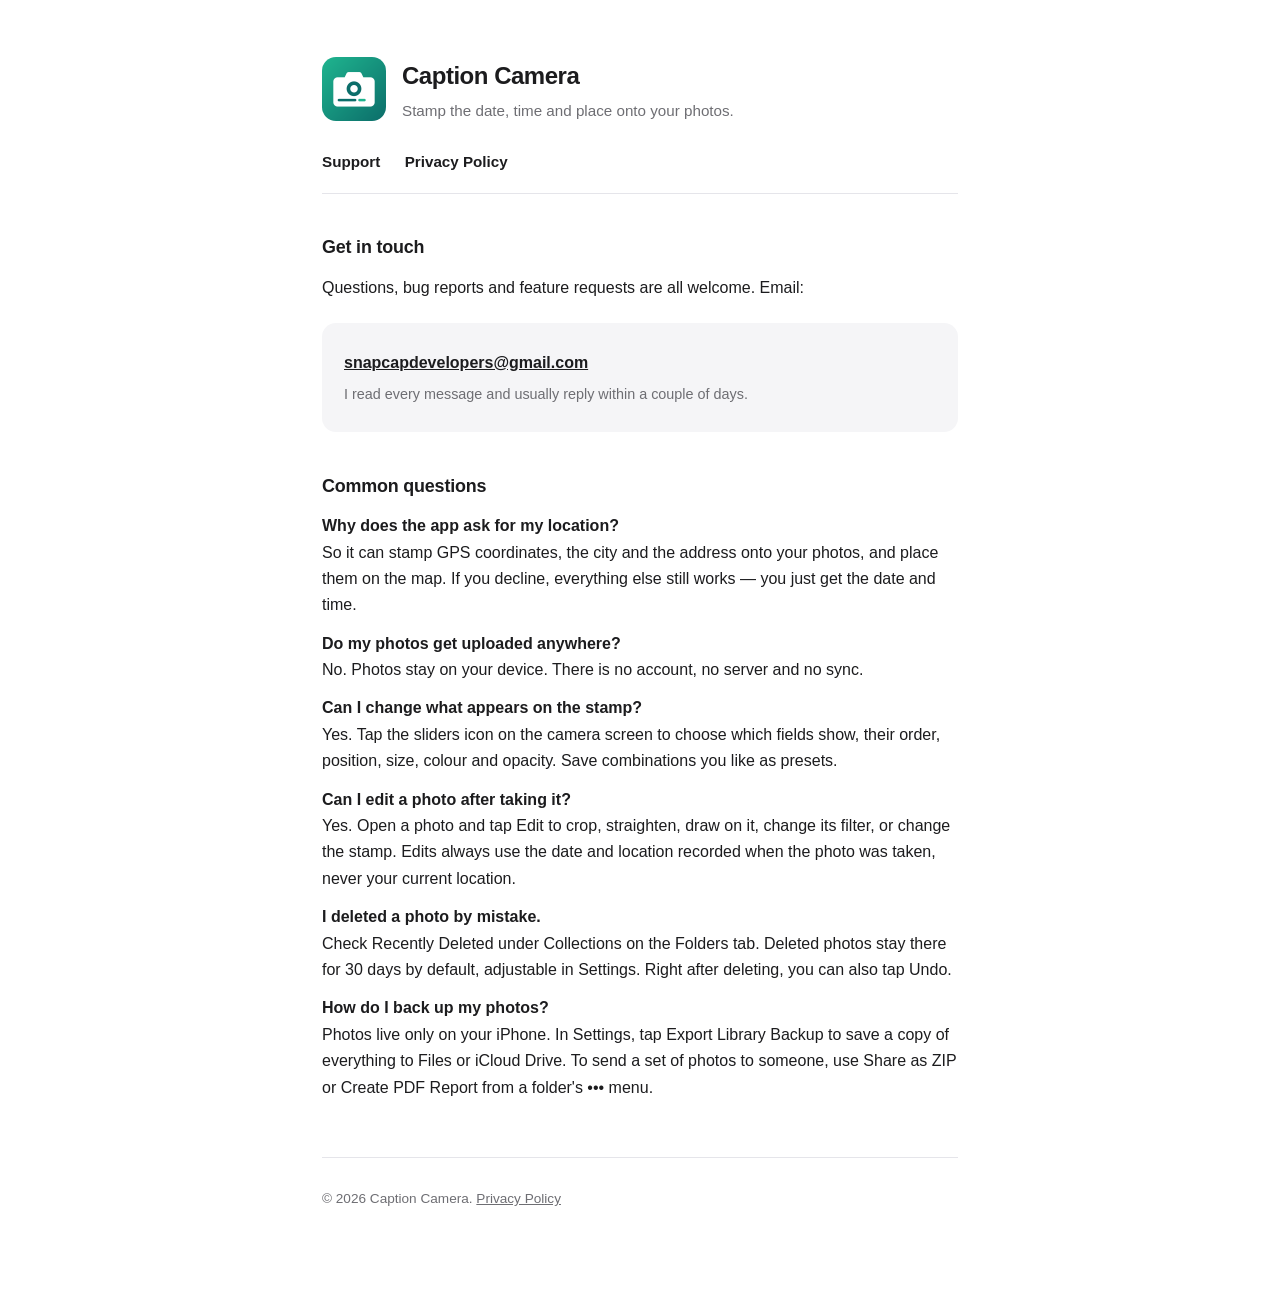
<file: index.html>
<!DOCTYPE html>
<html lang="en">
<head>
<meta charset="UTF-8">
<meta name="viewport" content="width=device-width, initial-scale=1.0">
<title>Caption Camera — Support</title>
<link rel="stylesheet" href="style.css">
<link rel="icon" href="icon.png">
</head>
<body>
<div class="wrap">

  <header>
    <img src="icon.png" alt="Caption Camera app icon">
    <div>
      <h1>Caption Camera</h1>
      <p>Stamp the date, time and place onto your photos.</p>
    </div>
  </header>

  <nav>
    <a href="index.html">Support</a>
    <a href="privacy.html">Privacy Policy</a>
  </nav>

  <h2>Get in touch</h2>
  <p>Questions, bug reports and feature requests are all welcome. Email:</p>
  <div class="card">
    <p><strong><a href="mailto:snapcapdevelopers@gmail.com">snapcapdevelopers@gmail.com</a></strong></p>
    <p style="color:var(--muted);font-size:.9rem">I read every message and usually reply within a couple of days.</p>
  </div>

  <h2>Common questions</h2>

  <p><strong>Why does the app ask for my location?</strong><br>
  So it can stamp GPS coordinates, the city and the address onto your photos, and place them on the map. If you decline, everything else still works — you just get the date and time.</p>

  <p><strong>Do my photos get uploaded anywhere?</strong><br>
  No. Photos stay on your device. There is no account, no server and no sync.</p>

  <p><strong>Can I change what appears on the stamp?</strong><br>
  Yes. Tap the sliders icon on the camera screen to choose which fields show, their order, position, size, colour and opacity. Save combinations you like as presets.</p>

  <p><strong>Can I edit a photo after taking it?</strong><br>
  Yes. Open a photo and tap Edit to crop, straighten, draw on it, change its filter, or change the stamp. Edits always use the date and location recorded when the photo was taken, never your current location.</p>

  <p><strong>I deleted a photo by mistake.</strong><br>
  Check Recently Deleted under Collections on the Folders tab. Deleted photos stay there for 30 days by default, adjustable in Settings. Right after deleting, you can also tap Undo.</p>

  <p><strong>How do I back up my photos?</strong><br>
  Photos live only on your iPhone. In Settings, tap Export Library Backup to save a copy of everything to Files or iCloud Drive. To send a set of photos to someone, use Share as ZIP or Create PDF Report from a folder's ••• menu.</p>

  <footer>
    <p>© 2026 Caption Camera. <a href="privacy.html">Privacy Policy</a></p>
  </footer>

</div>
</body>
</html>
</file>
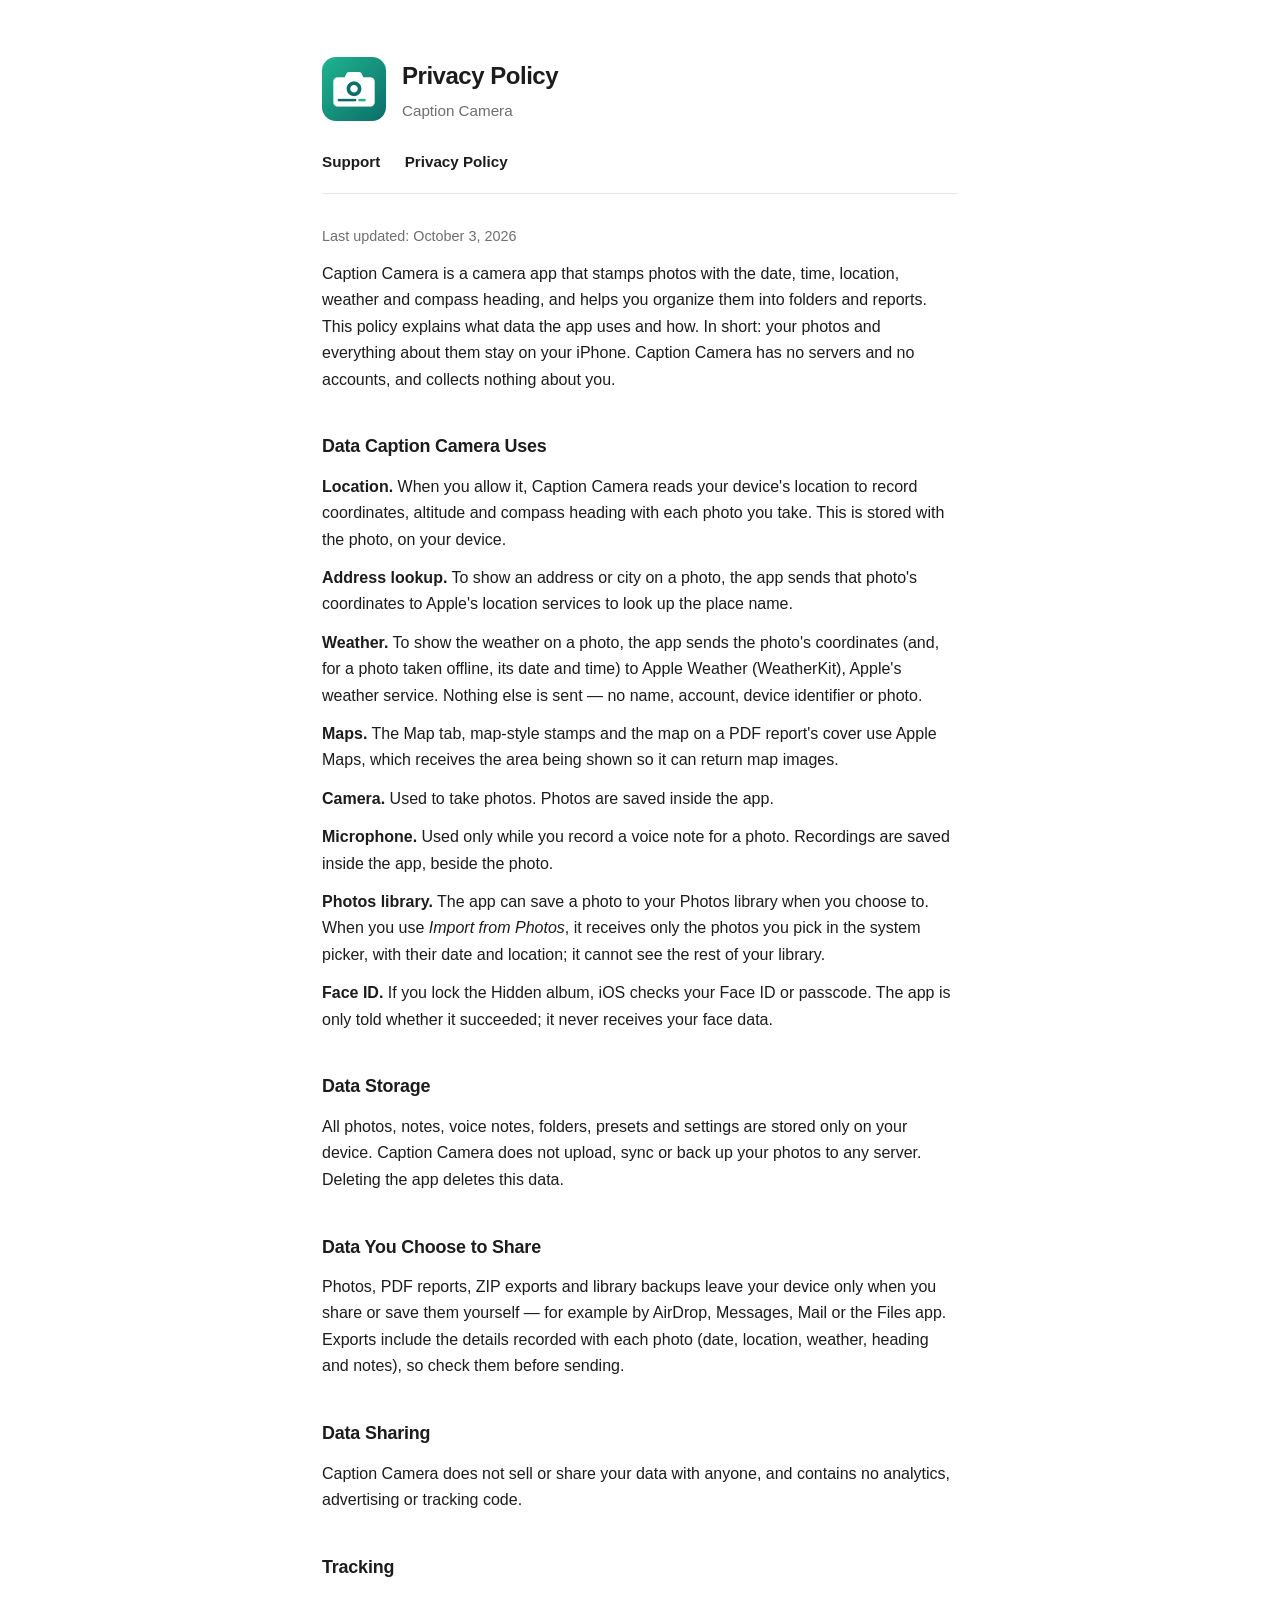
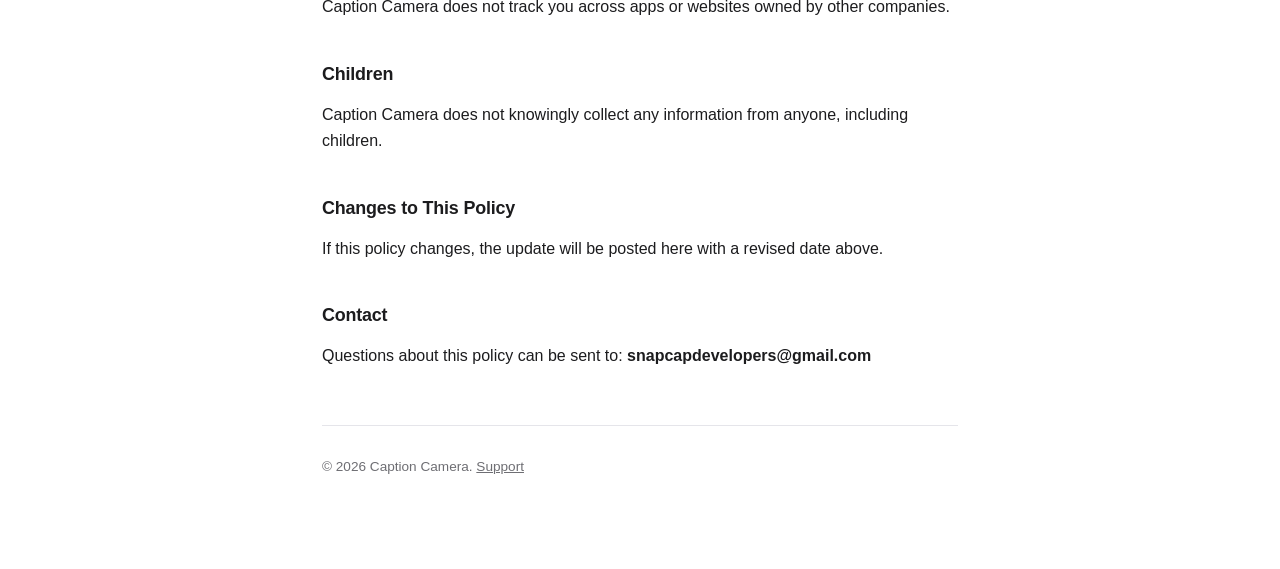
<file: privacy.html>
<!DOCTYPE html>
<html lang="en">
<head>
<meta charset="UTF-8">
<meta name="viewport" content="width=device-width, initial-scale=1.0">
<title>Caption Camera — Privacy Policy</title>
<link rel="stylesheet" href="style.css">
<link rel="icon" href="icon.png">
</head>
<body>
<div class="wrap">

  <header>
    <img src="icon.png" alt="Caption Camera app icon">
    <div>
      <h1>Privacy Policy</h1>
      <p>Caption Camera</p>
    </div>
  </header>

  <nav>
    <a href="index.html">Support</a>
    <a href="privacy.html">Privacy Policy</a>
  </nav>

  <p class="updated">Last updated: October 3, 2026</p>

<p>Caption Camera is a camera app that stamps photos with the date, time, location, weather and compass heading, and helps you organize them into folders and reports. This policy explains what data the app uses and how. In short: your photos and everything about them stay on your iPhone. Caption Camera has no servers and no accounts, and collects nothing about you.</p>

<h2>Data Caption Camera Uses</h2>

<p><strong>Location.</strong> When you allow it, Caption Camera reads your device's location to record coordinates, altitude and compass heading with each photo you take. This is stored with the photo, on your device.</p>

<p><strong>Address lookup.</strong> To show an address or city on a photo, the app sends that photo's coordinates to Apple's location services to look up the place name.</p>

<p><strong>Weather.</strong> To show the weather on a photo, the app sends the photo's coordinates (and, for a photo taken offline, its date and time) to Apple Weather (WeatherKit), Apple's weather service. Nothing else is sent — no name, account, device identifier or photo.</p>

<p><strong>Maps.</strong> The Map tab, map-style stamps and the map on a PDF report's cover use Apple Maps, which receives the area being shown so it can return map images.</p>

<p><strong>Camera.</strong> Used to take photos. Photos are saved inside the app.</p>

<p><strong>Microphone.</strong> Used only while you record a voice note for a photo. Recordings are saved inside the app, beside the photo.</p>

<p><strong>Photos library.</strong> The app can save a photo to your Photos library when you choose to. When you use <em>Import from Photos</em>, it receives only the photos you pick in the system picker, with their date and location; it cannot see the rest of your library.</p>

<p><strong>Face ID.</strong> If you lock the Hidden album, iOS checks your Face ID or passcode. The app is only told whether it succeeded; it never receives your face data.</p>

<h2>Data Storage</h2>
<p>All photos, notes, voice notes, folders, presets and settings are stored only on your device. Caption Camera does not upload, sync or back up your photos to any server. Deleting the app deletes this data.</p>

<h2>Data You Choose to Share</h2>
<p>Photos, PDF reports, ZIP exports and library backups leave your device only when you share or save them yourself — for example by AirDrop, Messages, Mail or the Files app. Exports include the details recorded with each photo (date, location, weather, heading and notes), so check them before sending.</p>

<h2>Data Sharing</h2>
<p>Caption Camera does not sell or share your data with anyone, and contains no analytics, advertising or tracking code.</p>

<h2>Tracking</h2>
<p>Caption Camera does not track you across apps or websites owned by other companies.</p>

<h2>Children</h2>
<p>Caption Camera does not knowingly collect any information from anyone, including children.</p>

<h2>Changes to This Policy</h2>
<p>If this policy changes, the update will be posted here with a revised date above.</p>

<h2>Contact</h2>
<p>Questions about this policy can be sent to: <strong>snapcapdevelopers@gmail.com</strong></p>

  <footer>
    <p>&copy; 2026 Caption Camera. <a href="index.html">Support</a></p>
  </footer>

</div>
</body>
</html>
</file>
<file: style.css>
:root{
  --ink:#1c1c1e; --muted:#6e6e73; --line:#e5e5ea;
  --bg:#ffffff; --card:#f5f5f7; --accent:#3a3a3c;
}
@media (prefers-color-scheme: dark){
  :root{ --ink:#f2f2f7; --muted:#9a9aa0; --line:#2c2c2e;
         --bg:#000000; --card:#1c1c1e; --accent:#e5e5ea; }
}
*{box-sizing:border-box}
body{
  margin:0; background:var(--bg); color:var(--ink);
  font:16px/1.65 -apple-system,BlinkMacSystemFont,"Segoe UI",Helvetica,Arial,sans-serif;
  -webkit-font-smoothing:antialiased;
}
.wrap{max-width:680px;margin:0 auto;padding:56px 22px 80px}
header{display:flex;align-items:center;gap:16px;margin-bottom:14px}
header img{width:64px;height:64px;border-radius:14px;display:block}
header h1{font-size:1.5rem;margin:0;letter-spacing:-.02em}
header p{margin:2px 0 0;color:var(--muted);font-size:.95rem}
nav{margin:26px 0 34px;padding-bottom:18px;border-bottom:1px solid var(--line)}
nav a{color:var(--ink);text-decoration:none;font-weight:600;font-size:.95rem;margin-right:20px}
nav a:hover{text-decoration:underline}
h2{font-size:1.12rem;margin:2.2em 0 .5em;letter-spacing:-.01em}
p{margin:.75em 0}
.updated{color:var(--muted);font-size:.9rem;margin-top:-.2em}
.card{background:var(--card);border-radius:14px;padding:20px 22px;margin:22px 0}
.card p{margin:.4em 0}
a{color:inherit}
footer{margin-top:56px;padding-top:20px;border-top:1px solid var(--line);color:var(--muted);font-size:.85rem}
ul{padding-left:1.1em}
li{margin:.35em 0}
</file>
